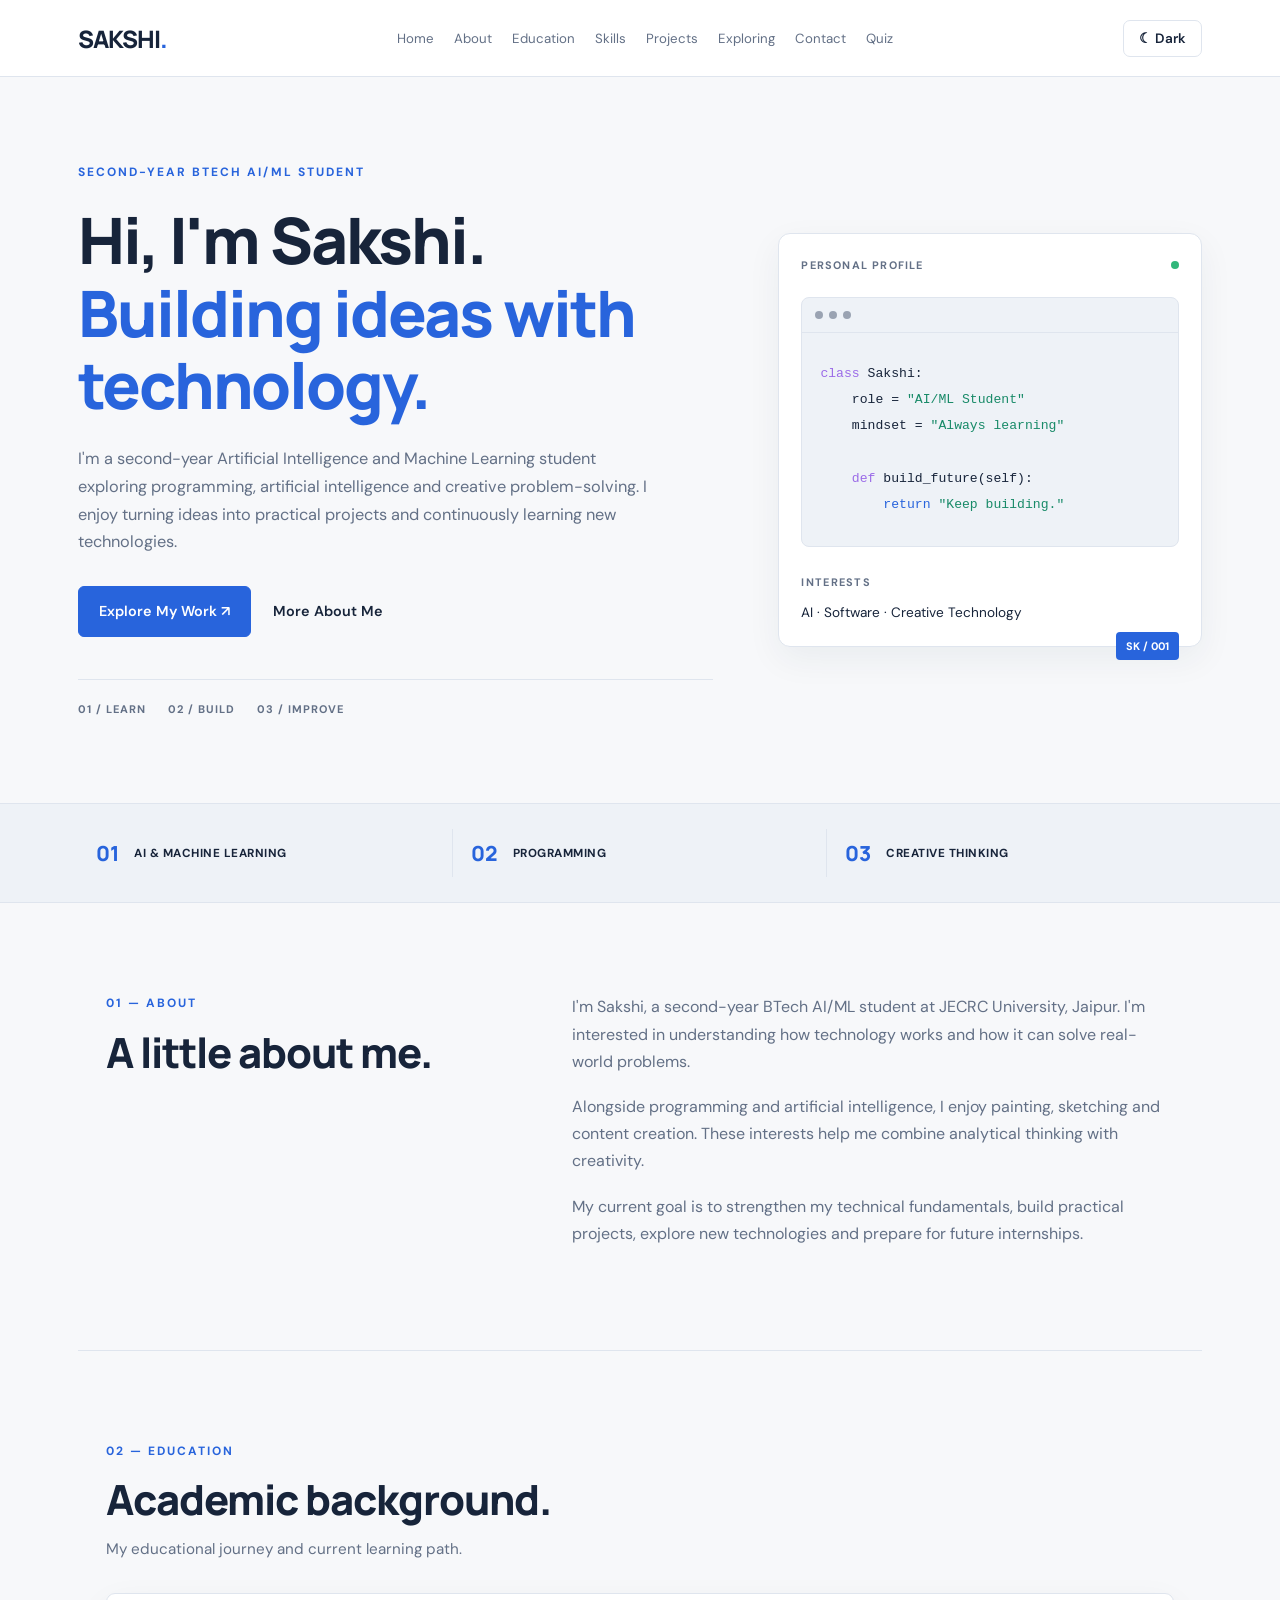
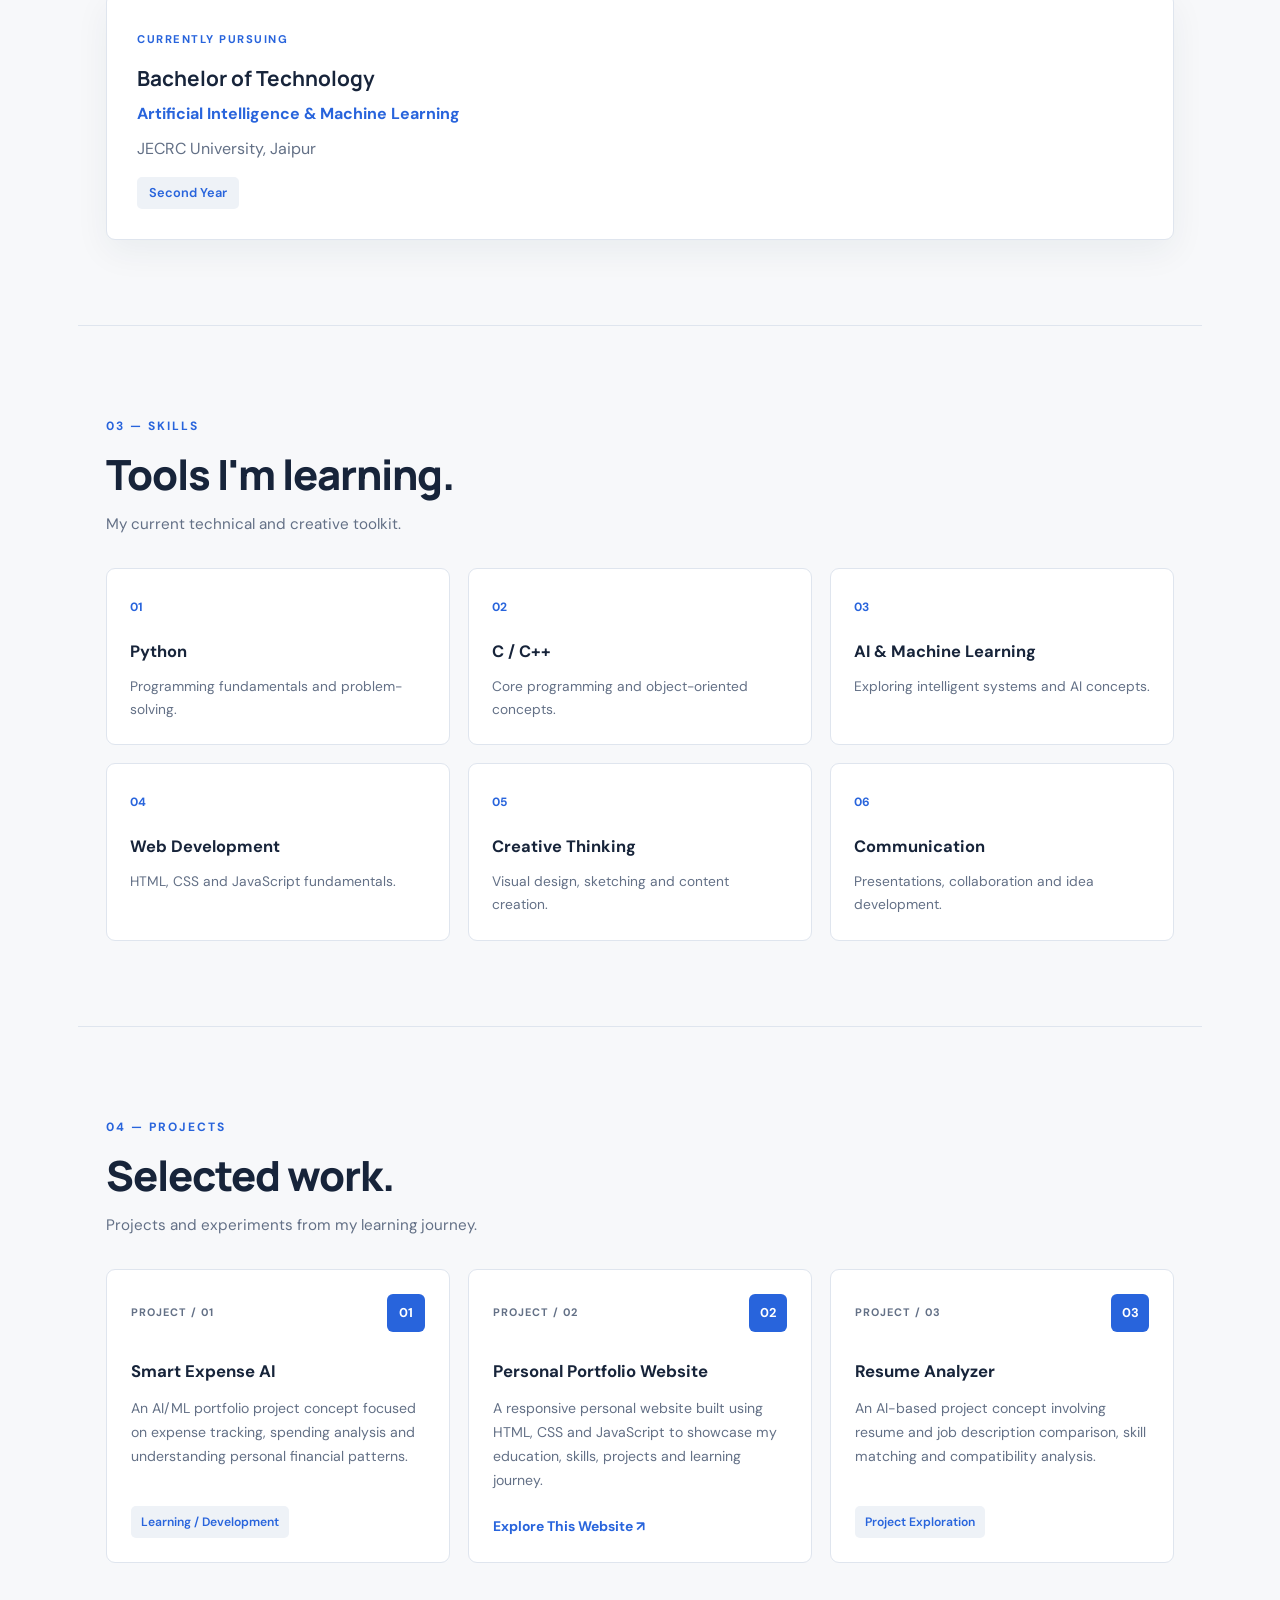
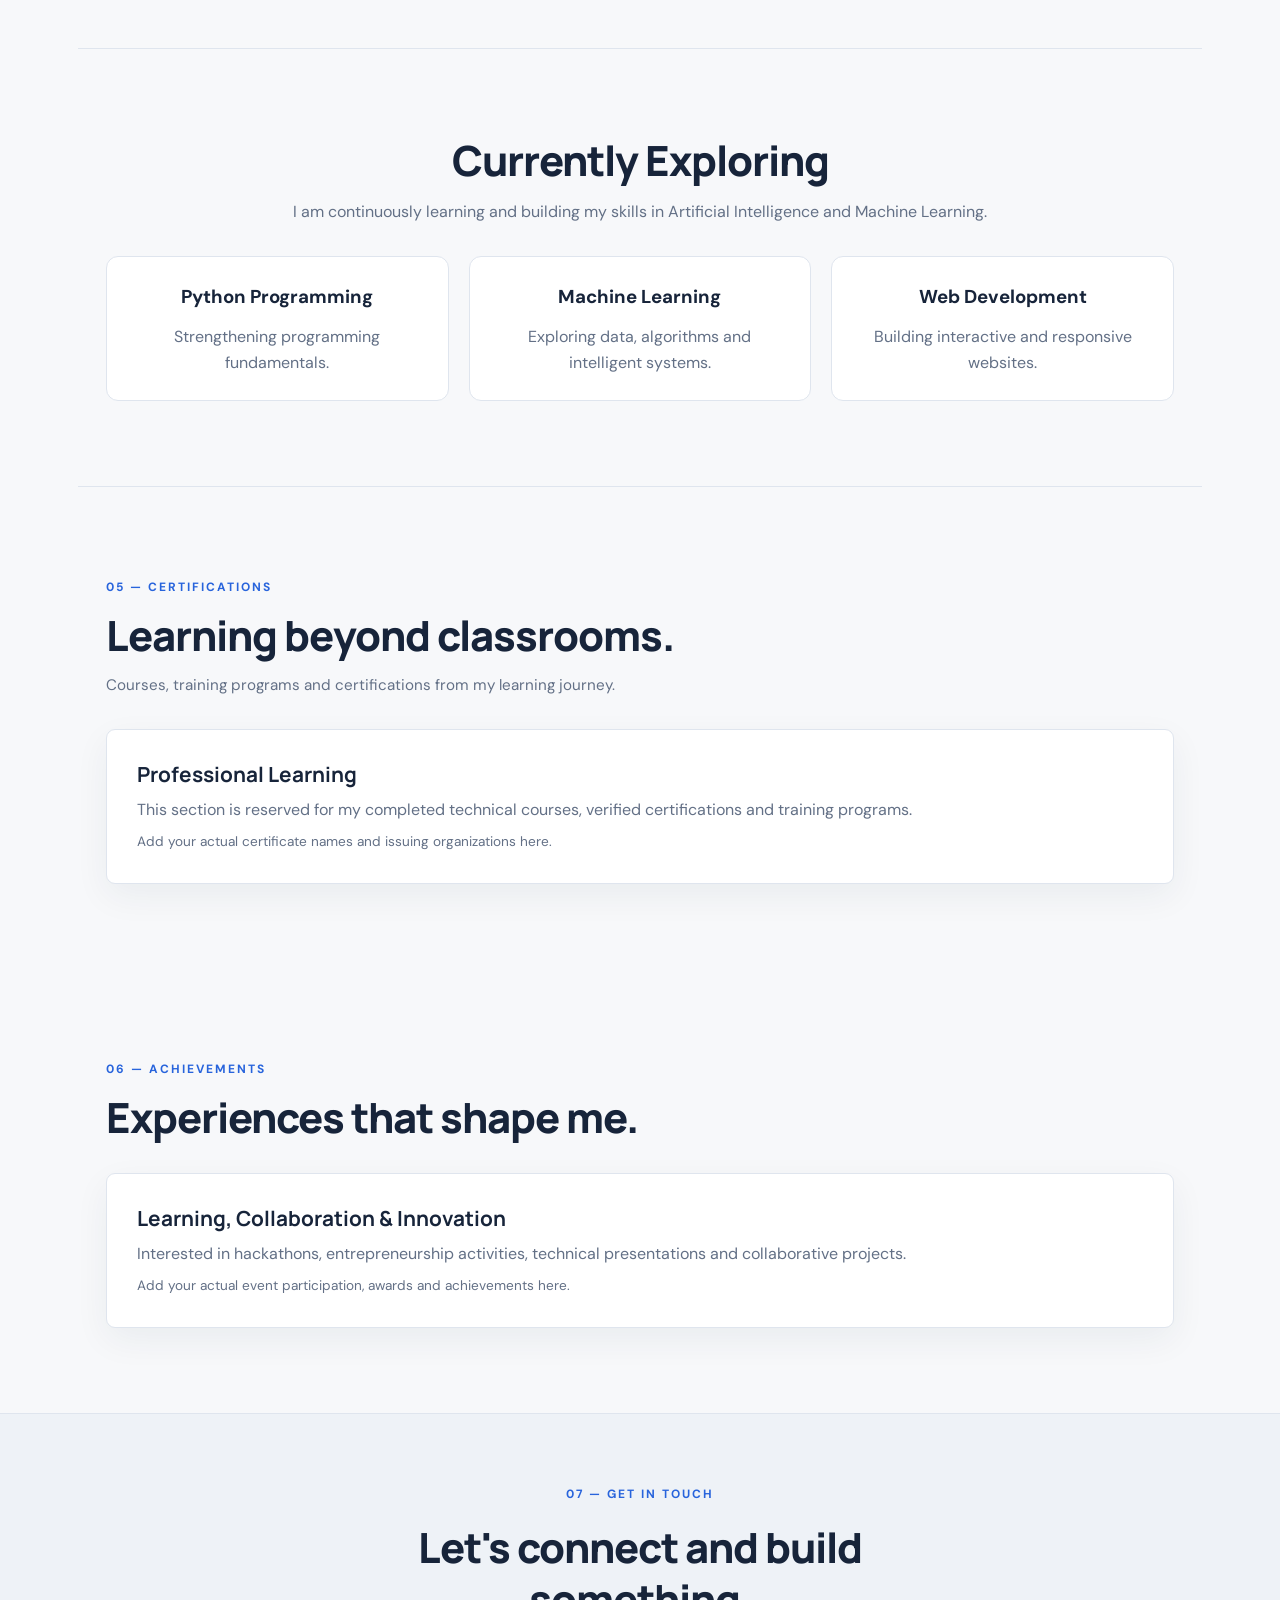
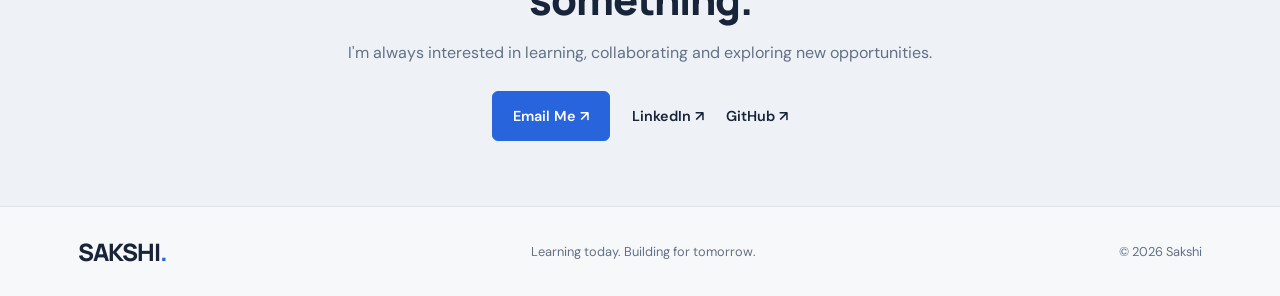
<file: index.html>
<!DOCTYPE html>
<html lang="en">
<head>
    <meta charset="UTF-8">
    <meta name="viewport" content="width=device-width, initial-scale=1.0">
    <meta name="description" content="Sakshi's personal portfolio - BTech AI/ML student, developer and creative thinker.">
    <title>Sakshi | AI/ML Student Portfolio</title>
    <link rel="stylesheet" href="style.css">
    <script src="script.js" defer></script>
</head>
<body>

<header class="site-header">
    <nav class="navbar">
        <a href="#home" class="logo">SAKSHI<span>.</span></a>
        <ul class="nav-links">
            <li><a href="#home">Home</a></li>
            <li><a href="#about">About</a></li>
            <li><a href="#education">Education</a></li>
            <li><a href="#skills">Skills</a></li>
            <li><a href="#projects">Projects</a></li>
            <li><a href="#currently-exploring">Exploring</a></li>
            <li><a href="#contact">Contact</a></li>
            <li><a href="quiz.html">Quiz</a></li>
        </ul>
        <button id="theme-toggle" type="button" aria-label="Toggle dark mode">
            <span class="light-label">☾ Dark</span>
            <span class="dark-label">☀ Light</span>
        </button>
    </nav>
</header>

<main>

    <section id="home" class="hero">
        <div class="hero-content">
            <p class="eyebrow">SECOND-YEAR BTECH AI/ML STUDENT</p>
            <h1>Hi, I'm Sakshi.<br><span>Building ideas with technology.</span></h1>
            <p class="hero-description">
                I'm a second-year Artificial Intelligence and Machine Learning
                student exploring programming, artificial intelligence and
                creative problem-solving. I enjoy turning ideas into practical
                projects and continuously learning new technologies.
            </p>
            <div class="hero-actions">
                <a href="#projects" class="button">Explore My Work ↗</a>
                <a href="#about" class="secondary-link">More About Me</a>
            </div>
            <div class="hero-meta">
                <span>01 / LEARN</span>
                <span>02 / BUILD</span>
                <span>03 / IMPROVE</span>
            </div>
        </div>

        <div class="hero-visual">
            <div class="visual-top">
                <span>PERSONAL PROFILE</span>
                <span class="status-dot"></span>
            </div>
            <div class="code-window">
                <div class="window-controls"><span></span><span></span><span></span></div>
                <pre><code><span class="code-purple">class</span> Sakshi:
    role = <span class="code-green">"AI/ML Student"</span>
    mindset = <span class="code-green">"Always learning"</span>

    <span class="code-purple">def</span> build_future(self):
        <span class="code-blue">return</span> <span class="code-green">"Keep building."</span></code></pre>
            </div>
            <div class="visual-bottom">
                <span>INTERESTS</span>
                <p>AI · Software · Creative Technology</p>
            </div>
            <div class="visual-index">SK / 001</div>
        </div>
    </section>

    <section class="quick-info">
        <div><span class="info-number">01</span><p>AI & MACHINE LEARNING</p></div>
        <div><span class="info-number">02</span><p>PROGRAMMING</p></div>
        <div><span class="info-number">03</span><p>CREATIVE THINKING</p></div>
    </section>

    <section id="about" class="section about-section">
        <div class="section-heading">
            <span class="section-number">01 — ABOUT</span>
            <h2>A little about me.</h2>
        </div>
        <div class="about-content">
            <p>
                I'm Sakshi, a second-year BTech AI/ML student at JECRC University,
                Jaipur. I'm interested in understanding how technology works
                and how it can solve real-world problems.
            </p>
            <p>
                Alongside programming and artificial intelligence, I enjoy
                painting, sketching and content creation. These interests
                help me combine analytical thinking with creativity.
            </p>
            <p>
                My current goal is to strengthen my technical fundamentals,
                build practical projects, explore new technologies and
                prepare for future internships.
            </p>
        </div>
    </section>

    <section id="education" class="section education-section">
        <div class="section-heading">
            <span class="section-number">02 — EDUCATION</span>
            <h2>Academic background.</h2>
            <p>My educational journey and current learning path.</p>
        </div>
        <div class="education-card">
            <span class="card-tag">CURRENTLY PURSUING</span>
            <h3>Bachelor of Technology</h3>
            <h4>Artificial Intelligence & Machine Learning</h4>
            <p>JECRC University, Jaipur</p>
            <span class="education-year">Second Year</span>
        </div>
    </section>

    <section id="skills" class="section skills-section">
        <div class="section-heading">
            <span class="section-number">03 — SKILLS</span>
            <h2>Tools I'm learning.</h2>
            <p>My current technical and creative toolkit.</p>
        </div>
        <div class="skills-grid">
            <article class="skill-card">
                <span class="skill-index">01</span>
                <h3>Python</h3>
                <p>Programming fundamentals and problem-solving.</p>
            </article>
            <article class="skill-card">
                <span class="skill-index">02</span>
                <h3>C / C++</h3>
                <p>Core programming and object-oriented concepts.</p>
            </article>
            <article class="skill-card">
                <span class="skill-index">03</span>
                <h3>AI & Machine Learning</h3>
                <p>Exploring intelligent systems and AI concepts.</p>
            </article>
            <article class="skill-card">
                <span class="skill-index">04</span>
                <h3>Web Development</h3>
                <p>HTML, CSS and JavaScript fundamentals.</p>
            </article>
            <article class="skill-card">
                <span class="skill-index">05</span>
                <h3>Creative Thinking</h3>
                <p>Visual design, sketching and content creation.</p>
            </article>
            <article class="skill-card">
                <span class="skill-index">06</span>
                <h3>Communication</h3>
                <p>Presentations, collaboration and idea development.</p>
            </article>
        </div>
    </section>

    <section id="projects" class="section projects-section">
        <div class="section-heading">
            <span class="section-number">04 — PROJECTS</span>
            <h2>Selected work.</h2>
            <p>Projects and experiments from my learning journey.</p>
        </div>
        <div class="projects-grid">
            <article class="project-card">
                <div class="project-header"><span>PROJECT / 01</span><span class="project-symbol">01</span></div>
                <h3>Smart Expense AI</h3>
                <p>An AI/ML portfolio project concept focused on expense tracking, spending analysis and understanding personal financial patterns.</p>
                <span class="project-status">Learning / Development</span>
            </article>
            <article class="project-card">
                <div class="project-header"><span>PROJECT / 02</span><span class="project-symbol">02</span></div>
                <h3>Personal Portfolio Website</h3>
                <p>A responsive personal website built using HTML, CSS and JavaScript to showcase my education, skills, projects and learning journey.</p>
                <a href="#home">Explore This Website ↗</a>
            </article>
            <article class="project-card">
                <div class="project-header"><span>PROJECT / 03</span><span class="project-symbol">03</span></div>
                <h3>Resume Analyzer</h3>
                <p>An AI-based project concept involving resume and job description comparison, skill matching and compatibility analysis.</p>
                <span class="project-status">Project Exploration</span>
            </article>
        </div>
    </section>

    <section id="currently-exploring" class="exploring">
        <h2>Currently Exploring</h2>
        <p>I am continuously learning and building my skills in Artificial Intelligence and Machine Learning.</p>
        <div class="exploring-items">
            <article class="exploring-card">
                <h3>Python Programming</h3>
                <p>Strengthening programming fundamentals.</p>
            </article>
            <article class="exploring-card">
                <h3>Machine Learning</h3>
                <p>Exploring data, algorithms and intelligent systems.</p>
            </article>
            <article class="exploring-card">
                <h3>Web Development</h3>
                <p>Building interactive and responsive websites.</p>
            </article>
        </div>
    </section>

    <section id="certifications" class="section">
        <div class="section-heading">
            <span class="section-number">05 — CERTIFICATIONS</span>
            <h2>Learning beyond classrooms.</h2>
            <p>Courses, training programs and certifications from my learning journey.</p>
        </div>
        <div class="info-card">
            <h3>Professional Learning</h3>
            <p>This section is reserved for my completed technical courses, verified certifications and training programs.</p>
            <p class="muted-text">Add your actual certificate names and issuing organizations here.</p>
        </div>
    </section>

    <section id="achievements" class="section">
        <div class="section-heading">
            <span class="section-number">06 — ACHIEVEMENTS</span>
            <h2>Experiences that shape me.</h2>
        </div>
        <div class="info-card">
            <h3>Learning, Collaboration & Innovation</h3>
            <p>Interested in hackathons, entrepreneurship activities, technical presentations and collaborative projects.</p>
            <p class="muted-text">Add your actual event participation, awards and achievements here.</p>
        </div>
    </section>

    <section id="contact" class="contact-section">
        <span class="section-number">07 — GET IN TOUCH</span>
        <h2>Let's connect and build something.</h2>
        <p>I'm always interested in learning, collaborating and exploring new opportunities.</p>
        <div class="contact-links">
            <a href="mailto:YOUR_EMAIL@example.com" class="button">Email Me ↗</a>
            <a href="YOUR_LINKEDIN_URL" target="_blank" rel="noopener noreferrer" class="secondary-link">LinkedIn ↗</a>
            <a href="YOUR_GITHUB_URL" target="_blank" rel="noopener noreferrer" class="secondary-link">GitHub ↗</a>
        </div>
    </section>

</main>

<footer class="site-footer">
    <a href="#home" class="logo">SAKSHI<span>.</span></a>
    <p>Learning today. Building for tomorrow.</p>
    <p>© 2026 Sakshi</p>
</footer>

</body>
</html>
</file>
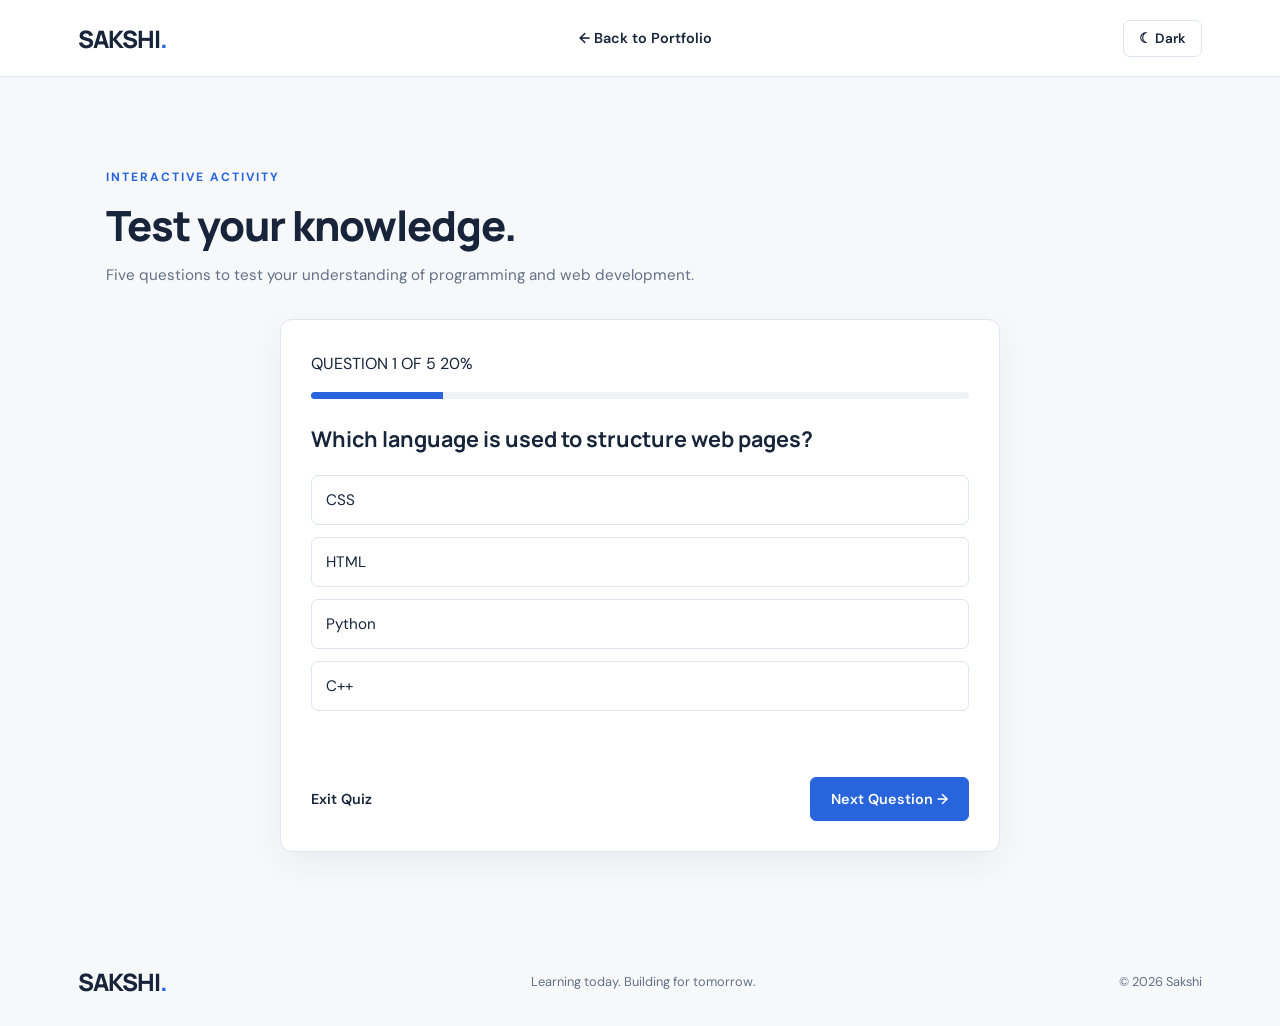
<file: quiz.html>
<!DOCTYPE html>
<html lang="en">
<head>
    <meta charset="UTF-8">
    <meta name="viewport" content="width=device-width, initial-scale=1.0">

    <title>Knowledge Quiz | Sakshi</title>

    <link rel="stylesheet" href="style.css">

    <script src="script.js" defer></script>
    <script src="quiz.js" defer></script>
</head>

<body>

<header class="site-header">
    <nav class="navbar">
        <a href="index.html" class="logo">SAKSHI<span>.</span></a>

        <a href="index.html" class="secondary-link">
            ← Back to Portfolio
        </a>

        <button id="theme-toggle" type="button">
            <span class="light-label">☾ Dark</span>
            <span class="dark-label">☀ Light</span>
        </button>
    </nav>
</header>

<main class="section quiz-section">

    <div class="section-heading">
        <span class="section-number">INTERACTIVE ACTIVITY</span>

        <h2>Test your knowledge.</h2>

        <p>
            Five questions to test your understanding
            of programming and web development.
        </p>
    </div>

    <!-- QUIZ -->
    <div class="quiz-container" id="quiz-box">

        <div class="quiz-top">
            <span id="question-number">QUESTION 1 OF 5</span>
            <span id="progress-text">20%</span>
        </div>

        <div class="quiz-progress">
            <div class="quiz-progress-bar" id="progress-bar"></div>
        </div>

        <h3 class="quiz-question" id="question">
            Loading question...
        </h3>

        <div id="options"></div>

        <p class="quiz-feedback" id="feedback" aria-live="polite"></p>

        <div class="quiz-controls">
            <a href="index.html" class="secondary-link">
                Exit Quiz
            </a>

            <button class="button" id="next-btn" disabled>
                Next Question →
            </button>
        </div>

    </div>

    <!-- RESULT -->
    <div class="quiz-container quiz-result" id="result-box" hidden>

        <span class="section-number">QUIZ COMPLETED</span>

        <h2>Well done!</h2>

        <p>Your final score is:</p>

        <div class="result-score" id="score">0/5</div>

        <p id="result-message"></p>

        <br>

        <button class="button" id="restart-btn">
            Try Again ↻
        </button>

        <a href="index.html" class="secondary-link">
            Back to Portfolio
        </a>

    </div>

</main>

<footer class="site-footer">
    <a href="index.html" class="logo">SAKSHI<span>.</span></a>
    <p>Learning today. Building for tomorrow.</p>
    <p>© 2026 Sakshi</p>
</footer>

</body>
</html>
</file>
<file: style.css>
@import url('https://fonts.googleapis.com/css2?family=DM+Sans:wght@400;500;600;700&family=Manrope:wght@400;500;600;700;800&display=swap');

:root {
    --bg: #f7f8fa;
    --surface: #ffffff;
    --surface-alt: #eef2f7;
    --text: #17243a;
    --muted: #637086;
    --accent: #2864dc;
    --accent-hover: #1c4fb7;
    --border: #dfe5ee;
    --shadow: 0 12px 35px rgba(24, 43, 75, 0.06);
}

* {
    margin: 0;
    padding: 0;
    box-sizing: border-box;
}

html {
    scroll-behavior: smooth;
    scroll-padding-top: 100px;
}

body {
    font-family: 'DM Sans', sans-serif;
    background: var(--bg);
    color: var(--text);
    line-height: 1.7;
    transition: background 0.25s, color 0.25s;
}

body.dark {
    --bg: #101722;
    --surface: #182231;
    --surface-alt: #202d40;
    --text: #edf2fa;
    --muted: #b4c0d2;
    --accent: #77a5ff;
    --accent-hover: #9bbcff;
    --border: #303e52;
    --shadow: 0 12px 35px rgba(0, 0, 0, 0.18);
}

a {
    color: inherit;
}

button {
    font-family: inherit;
}

.site-header {
    position: sticky;
    top: 0;
    z-index: 100;
    background: var(--surface);
    border-bottom: 1px solid var(--border);
}

.navbar {
    max-width: 1180px;
    min-height: 76px;
    margin: auto;
    padding: 14px 28px;
    display: flex;
    align-items: center;
    justify-content: space-between;
    gap: 20px;
}

.logo {
    color: var(--text);
    font: 800 1.5rem 'Manrope', sans-serif;
    letter-spacing: -1px;
    text-decoration: none;
    flex-shrink: 0;
}

.logo span {
    color: var(--accent);
}

.nav-links {
    display: flex;
    align-items: center;
    gap: 20px;
    list-style: none;
    flex-wrap: wrap;
}

.nav-links a {
    color: var(--muted);
    font-size: 0.83rem;
    text-decoration: none;
    transition: color 0.2s;
}

.nav-links a:hover {
    color: var(--accent);
}

#theme-toggle {
    padding: 9px 15px;
    border: 1px solid var(--border);
    border-radius: 7px;
    background: var(--surface);
    color: var(--text);
    font: 600 0.85rem 'DM Sans', sans-serif;
    cursor: pointer;
    flex-shrink: 0;
}

#theme-toggle:hover {
    border-color: var(--accent);
}

.dark-label {
    display: none;
}

body.dark .light-label {
    display: none;
}

body.dark .dark-label {
    display: inline;
}

.hero {
    max-width: 1180px;
    min-height: 520px;
    margin: auto;
    padding: 85px 28px;
    display: grid;
    grid-template-columns: 1.2fr 0.8fr;
    align-items: center;
    gap: 65px;
}

.eyebrow,
.section-number {
    color: var(--accent);
    font-size: 0.75rem;
    font-weight: 700;
    letter-spacing: 2px;
}

.eyebrow {
    margin-bottom: 22px;
}

.hero h1 {
    font: 800 clamp(2.7rem, 5vw, 4.5rem)/1.13 'Manrope', sans-serif;
    letter-spacing: -2px;
    margin-bottom: 24px;
}

.hero h1 span {
    color: var(--accent);
}

.hero-description {
    max-width: 570px;
    color: var(--muted);
    font-size: 1.02rem;
    margin-bottom: 30px;
}

.hero-actions,
.contact-links {
    display: flex;
    align-items: center;
    flex-wrap: wrap;
    gap: 22px;
}

.button {
    display: inline-block;
    padding: 12px 20px;
    background: var(--accent);
    color: #ffffff;
    border: 1px solid var(--accent);
    border-radius: 6px;
    font-size: 0.9rem;
    font-weight: 600;
    text-decoration: none;
    transition: background 0.2s, transform 0.2s;
    cursor: pointer;
}

body.dark .button {
    color: #101722;
}

.button:hover {
    background: var(--accent-hover);
    border-color: var(--accent-hover);
    transform: translateY(-2px);
}

.secondary-link {
    color: var(--text);
    font-size: 0.9rem;
    font-weight: 600;
    text-decoration: none;
}

.secondary-link:hover {
    color: var(--accent);
}

.hero-meta {
    display: flex;
    flex-wrap: wrap;
    gap: 22px;
    margin-top: 42px;
    padding-top: 20px;
    border-top: 1px solid var(--border);
}

.hero-meta span {
    color: var(--muted);
    font-size: 0.69rem;
    font-weight: 700;
    letter-spacing: 1px;
}

.hero-visual {
    position: relative;
    padding: 22px;
    border: 1px solid var(--border);
    border-radius: 12px;
    background: var(--surface);
    box-shadow: var(--shadow);
}

.visual-top,
.visual-bottom {
    display: flex;
    justify-content: space-between;
    align-items: center;
    gap: 10px;
}

.visual-top {
    margin-bottom: 22px;
    color: var(--muted);
    font-size: 0.68rem;
    font-weight: 700;
    letter-spacing: 1.2px;
}

.status-dot {
    width: 8px;
    height: 8px;
    background: #31b77a;
    border-radius: 50%;
}

.code-window {
    overflow: hidden;
    border: 1px solid var(--border);
    border-radius: 8px;
    background: var(--surface-alt);
}

.window-controls {
    display: flex;
    gap: 6px;
    padding: 13px;
    border-bottom: 1px solid var(--border);
}

.window-controls span {
    width: 8px;
    height: 8px;
    background: var(--muted);
    opacity: 0.6;
    border-radius: 50%;
}

.code-window pre {
    overflow-x: auto;
    padding: 28px 18px;
    font: 0.82rem/2 'Courier New', monospace;
    color: var(--text);
}

.code-purple { color: #9b6be8; }
.code-green { color: #188a68; }
.code-blue { color: #2864dc; }

body.dark .code-purple { color: #c5a3ff; }
body.dark .code-green { color: #77d9b4; }
body.dark .code-blue { color: #86adff; }

.visual-bottom {
    display: block;
    margin-top: 20px;
}

.visual-bottom span {
    color: var(--muted);
    font-size: 0.68rem;
    font-weight: 700;
    letter-spacing: 1.3px;
}

.visual-bottom p {
    margin-top: 7px;
    font-size: 0.85rem;
}

.visual-index {
    position: absolute;
    bottom: -14px;
    right: 22px;
    padding: 5px 10px;
    background: var(--accent);
    color: #ffffff;
    border-radius: 4px;
    font-size: 0.68rem;
    font-weight: 700;
}

.quick-info {
    display: grid;
    grid-template-columns: repeat(3, 1fr);
    background: var(--surface-alt);
    border-top: 1px solid var(--border);
    border-bottom: 1px solid var(--border);
    padding: 25px max(28px, calc((100% - 1124px) / 2));
}

.quick-info > div {
    display: flex;
    align-items: center;
    gap: 15px;
    padding: 10px 18px;
    border-right: 1px solid var(--border);
}

.quick-info > div:last-child {
    border-right: none;
}

.info-number {
    color: var(--accent);
    font: 800 1.3rem 'Manrope', sans-serif;
}

.quick-info p {
    font-size: 0.73rem;
    font-weight: 700;
    letter-spacing: 0.5px;
}

.section {
    max-width: 1124px;
    margin: auto;
    padding: 85px 28px;
}

.section-heading {
    margin-bottom: 30px;
}

.section-heading h2,
.contact-section h2 {
    margin-top: 10px;
    font: 800 clamp(1.9rem, 4vw, 2.6rem)/1.25 'Manrope', sans-serif;
    letter-spacing: -1px;
}

.section-heading > p {
    margin-top: 12px;
    color: var(--muted);
    font-size: 0.95rem;
}

.about-section {
    display: grid;
    grid-template-columns: 0.8fr 1.2fr;
    gap: 65px;
    border-bottom: 1px solid var(--border);
}

.about-content {
    padding-top: 5px;
}

.about-content p {
    margin-bottom: 18px;
    color: var(--muted);
}

.education-section {
    border-bottom: 1px solid var(--border);
}

.education-card,
.info-card {
    padding: 30px;
    border: 1px solid var(--border);
    border-radius: 9px;
    background: var(--surface);
    box-shadow: var(--shadow);
}

.card-tag {
    display: inline-block;
    margin-bottom: 15px;
    color: var(--accent);
    font-size: 0.7rem;
    font-weight: 700;
    letter-spacing: 1.5px;
}

.education-card h3,
.info-card h3 {
    font: 700 1.3rem 'Manrope', sans-serif;
    margin-bottom: 8px;
}

.education-card h4 {
    color: var(--accent);
    margin-bottom: 8px;
}

.education-card p,
.info-card p {
    color: var(--muted);
    margin-top: 7px;
}

.education-year {
    display: inline-block;
    margin-top: 15px;
    padding: 5px 12px;
    border-radius: 5px;
    background: var(--surface-alt);
    color: var(--accent);
    font-size: 0.8rem;
    font-weight: 600;
}

.muted-text {
    font-size: 0.85rem;
}

.skills-section {
    border-bottom: 1px solid var(--border);
}

.skills-grid {
    display: grid;
    grid-template-columns: repeat(3, minmax(0, 1fr));
    gap: 18px;
}

.skill-card {
    padding: 23px;
    border: 1px solid var(--border);
    border-radius: 9px;
    background: var(--surface);
    transition: border-color 0.2s, transform 0.2s;
}

.skill-card:hover {
    border-color: var(--accent);
    transform: translateY(-3px);
}

.skill-index {
    display: inline-block;
    margin-bottom: 20px;
    color: var(--accent);
    font-size: 0.75rem;
    font-weight: 700;
}

.skill-card h3 {
    margin-bottom: 9px;
    font-size: 1.03rem;
}

.skill-card p {
    color: var(--muted);
    font-size: 0.86rem;
}

.projects-section {
    border-bottom: 1px solid var(--border);
}

.projects-grid {
    display: grid;
    grid-template-columns: repeat(3, minmax(0, 1fr));
    gap: 18px;
}

.project-card {
    display: flex;
    flex-direction: column;
    align-items: flex-start;
    padding: 24px;
    background: var(--surface);
    border: 1px solid var(--border);
    border-radius: 9px;
    transition: border-color 0.2s, transform 0.2s;
}

.project-card:hover {
    border-color: var(--accent);
    transform: translateY(-4px);
}

.project-header {
    display: flex;
    align-items: center;
    justify-content: space-between;
    width: 100%;
    margin-bottom: 25px;
}

.project-header > span:first-child {
    color: var(--muted);
    font-size: 0.68rem;
    font-weight: 700;
    letter-spacing: 1px;
}

.project-symbol {
    display: grid;
    place-items: center;
    width: 38px;
    height: 38px;
    border-radius: 6px;
    background: var(--accent);
    color: #ffffff;
    font-size: 0.8rem;
    font-weight: 700;
}

body.dark .project-symbol {
    color: #101722;
}

.project-card h3 {
    margin-bottom: 12px;
    font-size: 1.05rem;
}

.project-card p {
    flex-grow: 1;
    margin-bottom: 22px;
    color: var(--muted);
    font-size: 0.88rem;
}

.project-card a {
    color: var(--accent);
    font-size: 0.87rem;
    font-weight: 700;
    text-decoration: none;
}

.project-card a:hover {
    text-decoration: underline;
}

.project-status {
    padding: 6px 10px;
    background: var(--surface-alt);
    color: var(--accent);
    font-size: 0.76rem;
    font-weight: 600;
    border-radius: 5px;
}

/* CURRENTLY EXPLORING */

.exploring {
    max-width: 1124px;
    margin: auto;
    padding: 85px 28px;
    text-align: center;
    border-bottom: 1px solid var(--border);
}

.exploring h2 {
    font: 800 clamp(1.9rem, 4vw, 2.6rem)/1.25 'Manrope', sans-serif;
    letter-spacing: -1px;
}

.exploring > p {
    margin-top: 12px;
    color: var(--muted);
}

.exploring-items {
    display: grid;
    grid-template-columns: repeat(auto-fit, minmax(200px, 1fr));
    gap: 20px;
    margin-top: 30px;
}

.exploring-card {
    padding: 24px;
    border-radius: 12px;
    background: var(--surface);
    border: 1px solid var(--border);
    transition: transform 0.2s, border-color 0.2s;
}

.exploring-card:hover {
    transform: translateY(-3px);
    border-color: var(--accent);
}

.exploring-card h3 {
    margin-bottom: 12px;
}

.exploring-card p {
    color: var(--muted);
    line-height: 1.6;
}

.contact-section {
    padding: 65px 25px;
    text-align: center;
    background: var(--surface-alt);
    border-top: 1px solid var(--border);
    border-bottom: 1px solid var(--border);
}

.contact-section h2 {
    max-width: 650px;
    margin: 14px auto;
}

.contact-section > p {
    margin: 12px auto 25px;
    color: var(--muted);
}

.contact-links {
    justify-content: center;
}

.site-footer {
    max-width: 1180px;
    margin: auto;
    padding: 28px;
    display: flex;
    align-items: center;
    justify-content: space-between;
    flex-wrap: wrap;
    gap: 15px;
}

.site-footer p {
    color: var(--muted);
    font-size: 0.8rem;
}

.quiz-section {
    min-height: 70vh;
}

.quiz-container {
    max-width: 720px;
    margin: 0 auto;
    padding: 30px;
    border: 1px solid var(--border);
    border-radius: 12px;
    background: var(--surface);
    box-shadow: var(--shadow);
}

.quiz-progress {
    width: 100%;
    height: 7px;
    margin: 15px 0 25px;
    overflow: hidden;
    border-radius: 20px;
    background: var(--surface-alt);
}

.quiz-progress-bar {
    width: 20%;
    height: 100%;
    background: var(--accent);
    transition: width 0.3s;
}

.quiz-question {
    margin-bottom: 22px;
    font: 700 1.35rem 'Manrope', sans-serif;
}

.quiz-option {
    display: block;
    width: 100%;
    margin: 12px 0;
    padding: 14px;
    text-align: left;
    border: 1px solid var(--border);
    border-radius: 7px;
    background: var(--surface);
    color: var(--text);
    font-size: 0.95rem;
    cursor: pointer;
    transition: 0.2s;
}

.quiz-option:hover:not(:disabled) {
    border-color: var(--accent);
    background: var(--surface-alt);
}

.quiz-option:disabled {
    cursor: default;
}

.quiz-option.correct {
    border-color: #16a34a;
    background: rgba(22, 163, 74, 0.10);
}

.quiz-option.incorrect {
    border-color: #dc4444;
    background: rgba(220, 68, 68, 0.10);
}

.quiz-feedback {
    min-height: 30px;
    margin: 18px 0;
    color: var(--accent);
    font-weight: 600;
}

.quiz-controls {
    display: flex;
    justify-content: space-between;
    align-items: center;
    gap: 15px;
}

.quiz-result {
    text-align: center;
}

.quiz-result h2 {
    margin-bottom: 15px;
}

.quiz-result .result-score {
    color: var(--accent);
    font: 800 3rem 'Manrope', sans-serif;
    margin: 15px 0;
}

[hidden] {
    display: none !important;
}

@media (max-width: 1000px) {
    .navbar { flex-wrap: wrap; }
    .nav-links {
        order: 3;
        width: 100%;
        justify-content: center;
    }
}

@media (max-width: 850px) {
    .hero {
        grid-template-columns: 1fr;
        gap: 45px;
        padding-top: 65px;
    }
    .hero-visual {
        max-width: 540px;
        width: 100%;
        margin: auto;
    }
    .about-section {
        grid-template-columns: 1fr;
        gap: 10px;
    }
    .skills-grid,
    .projects-grid {
        grid-template-columns: repeat(2, minmax(0, 1fr));
    }
    .quick-info { padding: 20px; }
    .quick-info > div { padding: 8px; }
    .quick-info p { font-size: 0.65rem; }
}

@media (max-width: 520px) {
    .navbar { padding: 14px 18px; }
    .logo { font-size: 1.3rem; }
    #theme-toggle {
        padding: 8px 10px;
        font-size: 0.78rem;
    }
    .nav-links { gap: 15px; }
    .nav-links a { font-size: 0.78rem; }
    .hero { padding: 55px 22px; }
    .hero h1 {
        font-size: 2.55rem;
        letter-spacing: -1.3px;
    }
    .hero-meta { gap: 12px; }
    .hero-meta span { font-size: 0.61rem; }
    .quick-info {
        grid-template-columns: 1fr;
        padding: 12px 22px;
    }
    .quick-info > div {
        border-right: none;
        border-bottom: 1px solid var(--border);
        padding: 12px 5px;
    }
    .quick-info > div:last-child { border-bottom: none; }
    .quick-info p { font-size: 0.72rem; }
    .section { padding: 60px 22px; }
    .skills-grid,
    .projects-grid {
        grid-template-columns: 1fr;
    }
    .exploring { padding: 60px 22px; }
    .contact-section { padding: 50px 22px; }
    .site-footer {
        flex-direction: column;
        text-align: center;
    }
    .quiz-container { padding: 20px; }
}
</file>
